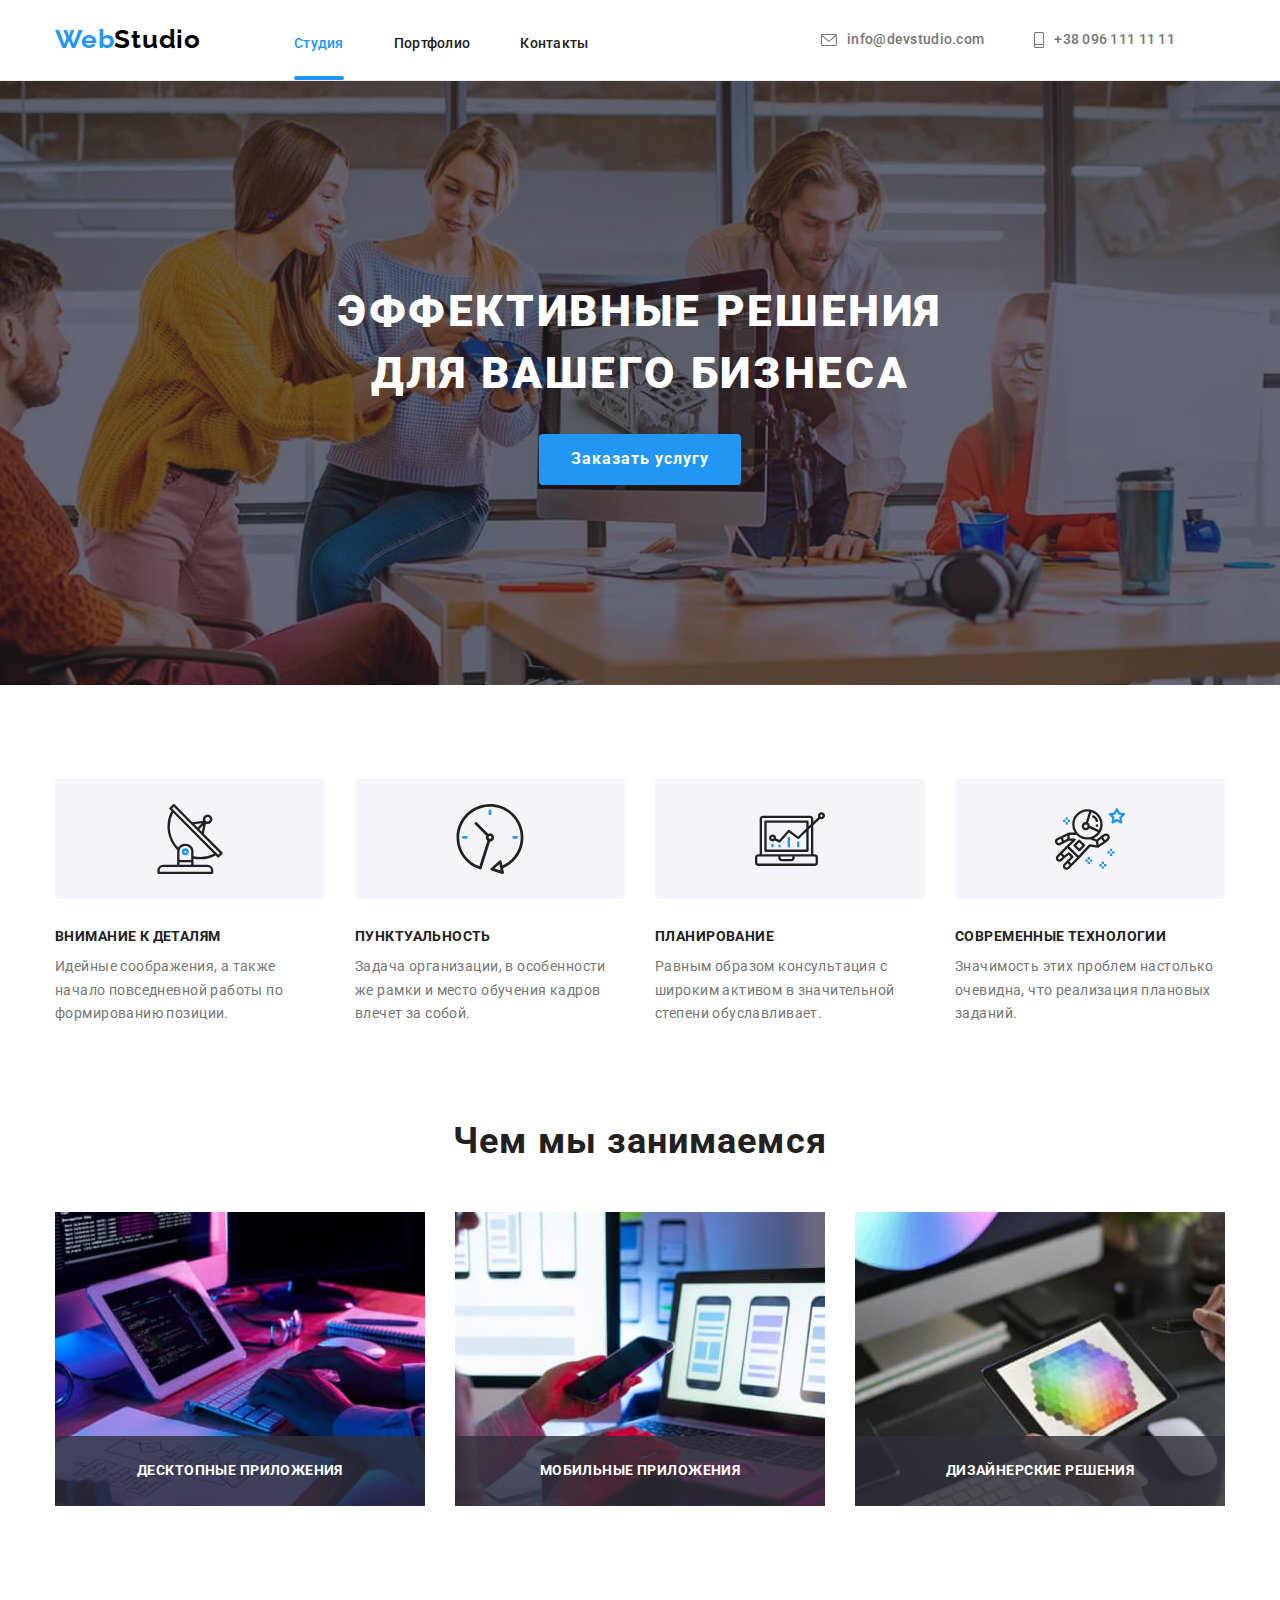
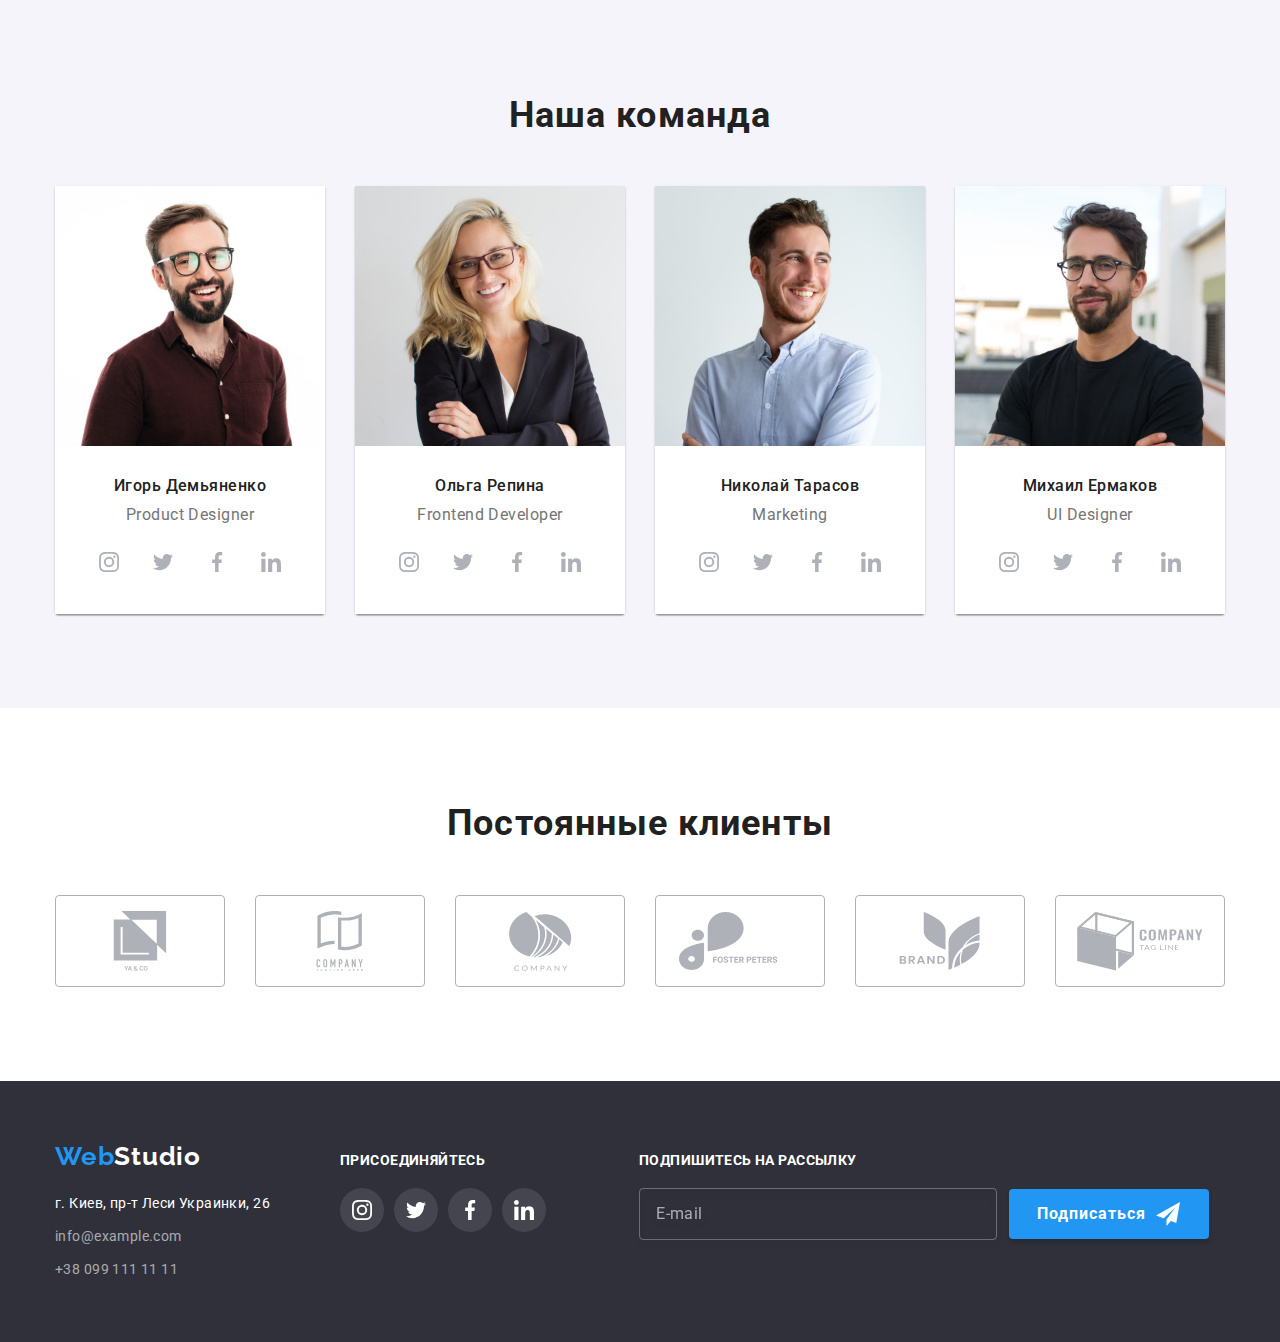
<file: index.html>
<!DOCTYPE html>
<html lang="ru">
<head>
    <meta charset="UTF-8">
    <meta http-equiv="X-UA-Compatible" content="IE=edge">
    <meta name="viewport" content="width=device-width, initial-scale=1.0">
    <title>Домашнее задание #6</title>
    <link 
    href="https://fonts.googleapis.com/css2?family=Raleway:wght@700&family=Roboto:wght@400;500;700;900&display=swap" 
    rel="stylesheet">
    <link rel="stylesheet" href="https://cdn.jsdelivr.net/npm/modern-normalize@1.1.0/modern-normalize.min.css">
    <link rel="stylesheet" href="./css/styles.css">
</head>
<body>
    <header class="head">
        <div class="container head-container">
        <!-- Navigation -->
        <nav class="navigation">
        <a href="" lang="en" class="logo"><span class="logo-web">Web</span>Studio</a>
        <ul class="page-nav list">
            <li class="page-nav-item">
                <a href="./index.html" class="page-nav-link current link">Студия</a>
            </li>
            <li class="page-nav-item">
                <a href="./portfolio.html" class="page-nav-link link">Портфолио</a>
            </li>
            <li class="page-nav-item">
                <a href="" class="page-nav-link link">Контакты</a>
            </li>
        </ul>
        </nav>
        <!-- Contacts -->
        <ul class="head-contacts list">
        <li>
            <a href="mailto:info@devstudio.com" lang="en" class="head-contacts-link link">
                <svg class="head-contacts-item" width="16" height="12">
                <use href="./images/sprite.svg#icon-envelope"></use>
            </svg>info@devstudio.com</a>
        </li>
        <li>
        <a href="tel:+380961111111" class="head-contacts-link link">
            <svg class="head-contacts-item" width="10" height="16">
                <use href="./images/sprite.svg#icon-phone"></use>
            </svg>+38 096 111 11 11</a>
        </li>
        </ul>
        </div>
    </header>
    <main>
        <!-- Hero -->
        <section class="hero">
            <div class="container">
        <h1 class="hero-title">Эффективные решения для вашего бизнеса</h1>
        <button type="button" class="hero-button" data-modal-open>Заказать услугу</button>
        </div>
        </section>
        <!-- Benefits -->
        <section class="benefits section">
            <div class="container">
            <h2 class="title visually-hidden">Преимущества компании</h2>
            <ul class="benefits-icon-list list">
                <li class="benefits-icon-box">
                    <svg class="benefits-icon" width="70" height="70">
                        <use href="./images/sprite.svg#icon-antenna"></use>
                    </svg>
                </li>
                <li class="benefits-icon-box">
                    <svg class="benefits-icon" width="70" height="70">
                        <use href="./images/sprite.svg#icon-clock"></use>
                    </svg>
                </li>
                <li class="benefits-icon-box">
                    <svg class="benefits-icon" width="70" height="70">
                        <use href="./images/sprite.svg#icon-diagram"></use>
                    </svg>
                </li>
                <li class="benefits-icon-box">
                    <svg class="benefits-icon" width="70" height="70">
                        <use href="./images/sprite.svg#icon-astronaut"></use>
                    </svg></li>
            </ul>
            <ul class="benefits-list list">
                <li class="benefits-item">
                    <h3 class="list-title">Внимание к деталям</h3>
                    <p class="list-text">Идейные соображения, а также начало повседневной работы по формированию позиции.</p>
                </li>
                <li class="benefits-item">
                    <h3 class="list-title">Пунктуальность</h3>
                    <p class="list-text">Задача организации, в особенности же рамки и место обучения кадров влечет за собой.</p>
                </li>
                <li class="benefits-item">
                    <h3 class="list-title">Планирование</h3>
                    <p class="list-text">Равным образом консультация с широким активом в значительной степени обуславливает.</p>
                </li>
                <li class="benefits-item">
                    <h3 class="list-title">Современные технологии</h3>
                    <p class="list-text">Значимость этих проблем настолько очевидна, что реализация плановых заданий.</p>
                </li>
            </ul>
            </div>
        </section>
        <!-- What we do -->
        <section class="section">
            <div class="container">
            <h2 class="title">Чем мы занимаемся</h2>
            <ul class="work-list list">
                <li class="work-list-item">
                    <div class="work-list-wrapper">
                    <p class="work-list-article">Десктопные приложения</p>
                    <img src="./images/work/img.jpg" alt="разработка back-end на экране компьютера" width="370" height="294">
                    </div> 
                </li>
                <li class="work-list-item">
                    <div class="work-list-wrapper">
                    <p class="work-list-article">Мобильные приложения</p>
                    <img src="./images/work/img2.jpg" alt="разработка front-end для мобильного приложения" width="370" height="294">
                    </div>
                </li>
                <li class="work-list-item">
                    <div class="work-list-wrapper">
                    <p class="work-list-article">Дизайнерские решения</p>
                    <img src="./images/work/img3.jpg" alt="цветная палитра на экране планшета" width="370" height="294">
                    </div>
                </li>
            </ul>
            </div>
        </section>
        <!-- Team -->
        <section class="employees section">
            <div class="container">
            <h2 class="title">Наша команда</h2>
            <ul class="employees-menu list">
                <li class="emloyee-item">
                    <img src="./images/team/igor.jpg" alt="фото Игоря Демьяненко" width="270">
                    <div class="employee-block">
                    <h3 class="employee-name">Игорь Демьяненко</h3>
                    <p lang="en" class="employee-job">Product Designer</p>
                    <ul class="social-list list">
                        <li class="social-item">
                            <a href="" class="social-link">
                                <svg class="social-icon" width="20" height="20">
                                    <use href="./images/sprite.svg#icon-instagram"></use>
                                </svg>
                            </a>
                        </li>
                        <li class="social-item">
                            <a href="" class="social-link">
                                <svg class="social-icon" width="20" height="20">
                                    <use href="./images/sprite.svg#icon-twitter"></use>
                                </svg>
                            </a>
                        </li>
                        <li class="social-item">
                            <a href="" class="social-link">
                                <svg class="social-icon" width="20" height="20">
                                    <use href="./images/sprite.svg#icon-facebook"></use>
                                </svg>
                            </a>
                        </li>
                        <li class="social-item">
                            <a href="" class="social-link">
                                <svg class="social-icon" width="20" height="20">
                                    <use href="./images/sprite.svg#icon-linkedin"></use>
                                </svg>
                            </a>
                        </li>
                    </ul>
                    </div>
                </li>
                <li class="emloyee-item">
                    <img src="./images/team/olga.jpg" alt="фото Ольги Репиной" width="270">
                    <div class="employee-block">
                    <h3 class="employee-name">Ольга Репина</h3>
                    <p lang="en" class="employee-job">Frontend Developer</p>
                    <ul class="social-list list">
                        <li class="social-item">
                            <a href="" class="social-link">
                                <svg class="social-icon" width="20" height="20">
                                    <use href="./images/sprite.svg#icon-instagram"></use>
                                </svg>
                            </a>
                        </li>
                        <li class="social-item">
                            <a href="" class="social-link">
                                <svg class="social-icon" width="20" height="20">
                                    <use href="./images/sprite.svg#icon-twitter"></use>
                                </svg>
                            </a>
                        </li>
                        <li class="social-item">
                            <a href="" class="social-link">
                                <svg class="social-icon" width="20" height="20">
                                    <use href="./images/sprite.svg#icon-facebook"></use>
                                </svg>
                            </a>
                        </li>
                        <li class="social-item">
                            <a href="" class="social-link">
                                <svg class="social-icon" width="20" height="20">
                                    <use href="./images/sprite.svg#icon-linkedin"></use>
                                </svg>
                            </a>
                        </li>
                    </ul>
                    </div>
                </li>
                <li class="emloyee-item">
                    <img src="./images/team/nikolay.jpg" alt="фото Николая Тарасова" width="270">
                    <div class="employee-block">
                    <h3 class="employee-name">Николай Тарасов</h3>
                    <p lang="en" class="employee-job">Marketing</p>
                    <ul class="social-list list">
                        <li class="social-item">
                            <a href="" class="social-link">
                                <svg class="social-icon" width="20" height="20">
                                    <use href="./images/sprite.svg#icon-instagram"></use>
                                </svg>
                            </a>
                        </li>
                        <li class="social-item">
                            <a href="" class="social-link">
                                <svg class="social-icon" width="20" height="20">
                                    <use href="./images/sprite.svg#icon-twitter"></use>
                                </svg>
                            </a>
                        </li>
                        <li class="social-item">
                            <a href="" class="social-link">
                                <svg class="social-icon" width="20" height="20">
                                    <use href="./images/sprite.svg#icon-facebook"></use>
                                </svg>
                            </a>
                        </li>
                        <li class="social-item">
                            <a href="" class="social-link">
                                <svg class="social-icon" width="20" height="20">
                                    <use href="./images/sprite.svg#icon-linkedin"></use>
                                </svg>
                            </a>
                        </li>
                    </ul>
                    </div>
                </li>
                <li class="emloyee-item">
                    <img src="./images/team/myhail.jpg" alt="фото Михаила Ермакова" width="270">
                    <div class="employee-block">
                    <h3 class="employee-name">Михаил Ермаков</h3>
                    <p lang="en" class="employee-job">UI Designer</p>
                    <ul class="social-list list">
                        <li class="social-item">
                            <a href="" class="social-link">
                                <svg class="social-icon" width="20" height="20">
                                    <use href="./images/sprite.svg#icon-instagram"></use>
                                </svg>
                            </a>
                        </li>
                        <li class="social-item">
                            <a href="" class="social-link">
                                <svg class="social-icon" width="20" height="20">
                                    <use href="./images/sprite.svg#icon-twitter"></use>
                                </svg>
                            </a>
                        </li>
                        <li class="social-item">
                            <a href="" class="social-link">
                                <svg class="social-icon" width="20" height="20">
                                    <use href="./images/sprite.svg#icon-facebook"></use>
                                </svg>
                            </a>
                        </li>
                        <li class="social-item">
                            <a href="" class="social-link">
                                <svg class="social-icon" width="20" height="20">
                                    <use href="./images/sprite.svg#icon-linkedin"></use>
                                </svg>
                            </a>
                        </li>
                    </ul>
                    </div>
                </li>
            </ul>
            </div>
        </section>
        <section class="section">
            <h2 class="title">Постоянные клиенты</h2>
            <ul class="client-list list">
                        <li class="client-item">
                            <a href="" class="client-link link">
                                <svg class="client-icon" width="160" height="60">
                                    <use href="./images/sprite.svg#icon-group1"></use>
                                </svg>
                            </a>
                        </li>
                         <li class="client-item">
                            <a href="" class="client-link link">
                                <svg class="client-icon" width="160" height="60">
                                    <use href="./images/sprite.svg#icon-group2"></use>
                                </svg>
                            </a>
                        </li>
                        <li class="client-item">
                            <a href="" class="client-link link">
                                <svg class="client-icon" width="160" height="60">
                                    <use href="./images/sprite.svg#icon-group3"></use>
                                </svg>
                            </a>
                        </li>
                        <li class="client-item">
                            <a href="" class="client-link link">
                                <svg class="client-icon" width="160" height="60">
                                    <use href="./images/sprite.svg#icon-group4"></use>
                                </svg>
                            </a>
                        </li>
                        <li class="client-item">
                            <a href="" class="client-link link">
                                <svg class="client-icon" width="160" height="60">
                                    <use href="./images/sprite.svg#icon-group5"></use>
                                </svg>
                            </a>
                        </li>
                         <li class="client-item">
                            <a href="" class="client-link link">
                                <svg class="client-icon" width="160" height="60">
                                    <use href="./images/sprite.svg#icon-Object"></use>
                                </svg>
                            </a>
                        </li>
        </section>
    </main>
    <footer class="footer">
       <div class="footer-container container">
        <div>
        <!-- Logo -->
        <a href="" lang="en" class="footer-logo logo"><span class="logo-web">Web</span>Studio</a>
        <!-- Contacts -->
        <address>
        <p class="address">г. Киев, пр-т Леси Украинки, 26</p>
        <ul class="list footer-contacts">
        <li class="footer-contact-item">
        <a href="mailto:info@example.com" lang="en" class="link">info@example.com</a>
        </li>
        <li class="footer-contact-item">
        <a href="tel:+380991111111" class="link">+38 099 111 11 11</a>
        </li>
        </ul>
        </address>
        </div>
        <div class="footer-social-block">
        <p class="footer-article">присоединяйтесь</p>
        <ul class="footer-social-list social-list list">
            <li class="footer-social-item">
                            <a href="" class="footer-social-link social-link">
                                <svg class="footer-social-icon" width="20" height="20">
                                    <use href="./images/sprite.svg#icon-instagram"></use>
                                </svg>
                            </a>
                        </li>
                        <li class="footer-social-item ">
                            <a href="" class="footer-social-link social-link">
                                <svg class="footer-social-icon" width="20" height="20">
                                    <use href="./images/sprite.svg#icon-twitter"></use>
                                </svg>
                            </a>
                        </li>
                        <li class="footer-social-item">
                            <a href="" class="footer-social-link social-link">
                                <svg class="footer-social-icon" width="20" height="20">
                                    <use href="./images/sprite.svg#icon-facebook"></use>
                                </svg>
                            </a>
                        </li>
                        <li class="footer-social-item">
                            <a href="" class="footer-social-link social-link">
                                <svg class="footer-social-icon" width="20" height="20">
                                    <use href="./images/sprite.svg#icon-linkedin"></use>
                                </svg>
                            </a>
                        </li>
        </ul>
        </div>
        <form class="footer-form">
            <p class="footer-article">Подпишитесь на рассылку</p>
            <div class="footer-form-wrapper">
            <input class="footer-form-input" type="email" name="user_email" placeholder="E-mail" required>
            <button type="submit" class="footer-form-button"><span class="form-button-name">Подписаться</span>
                <svg class="footer-form-icon" width="24" height="24">
                    <use href="./images/sprite.svg#icon-icon-send"></use>
                </svg>
            </button>
            </div>
        </form>
        </div>
    </footer>  
    <div class="backdrop is-hidden" data-modal>
      <div class="modal">
        <button type="button" class="modal-close-button" data-modal-close>
            <svg class="modal-close-button-icon">
                <use href="./images/sprite.svg#icon-Vector"></use>
            </svg>
        </button>
        <form class="modal-form">
            <div class="modal-wrappper">
            <p class="modal-form-title">Оставьте свои данные, мы вам перезвоним</p>
            <label class="modal-form-field">
                <span class="modal-form-name">Имя</span>
                <div class="modal-input-wrapper">
                <input class="modal-form-input"
                type="text" name="user_name" 
                required 
                pattern="^[a-zA-Zа-яА-Я]+$"
                minlength="2">
                <svg class="modal-field-icon" width="12" height="12">
                    <use href="./images/sprite.svg#icon-person"></use>
                </svg>
                </div>
            </label>
            <label class="modal-form-field">
                <span class="modal-form-name">Телефон</span>
                <div class="modal-input-wrapper">
                <input class="modal-form-input"
                type="tel" name="user_phone"
                required
                pattern="[0-9]{3}-[0-9]{3}-[0-9]{2}-[0-9]{2}"
                title="xxx-xxx-xx-xx">
                <svg class="modal-field-icon" width="13" height="13">
                    <use href="./images/sprite.svg#icon-call"></use>
                </svg>
               </div>
            </label>
            <label class="modal-form-field">
                <span class="modal-form-name">Почта</span>
                <div class="modal-input-wrapper">
                <input class="modal-form-input"
                type="email" name="user_email" required>
                <svg class="modal-field-icon" width="15" height="12">
                    <use href="./images/sprite.svg#icon-mail"></use>
                </svg>
                </div>
            </label>
            <label class="modal-form-field">
                <span class="modal-form-name">Комментарий</span>
                <textarea name="user_comment" 
                placeholder="Введите текст" 
                class="modal-form-comment"></textarea>
             </label>
             
                <input id="user-policy" 
                type="checkbox" 
                name="user_policy" class="modal-form-check visually-hidden">
                <label for="user-policy" class="modal-form-check-desc">Соглашаюсь с рассылкой и принимаю&nbsp<a href="" class="modal-form-check-link">Условия договора</a></label>
                </div>
            
            <button type="submit" class="modal-form-button">Отправить</button>
            
        </form>
      </div>
    </div>
    <script src="./js/modal.js"></script> 
</body>
</html>
</file>
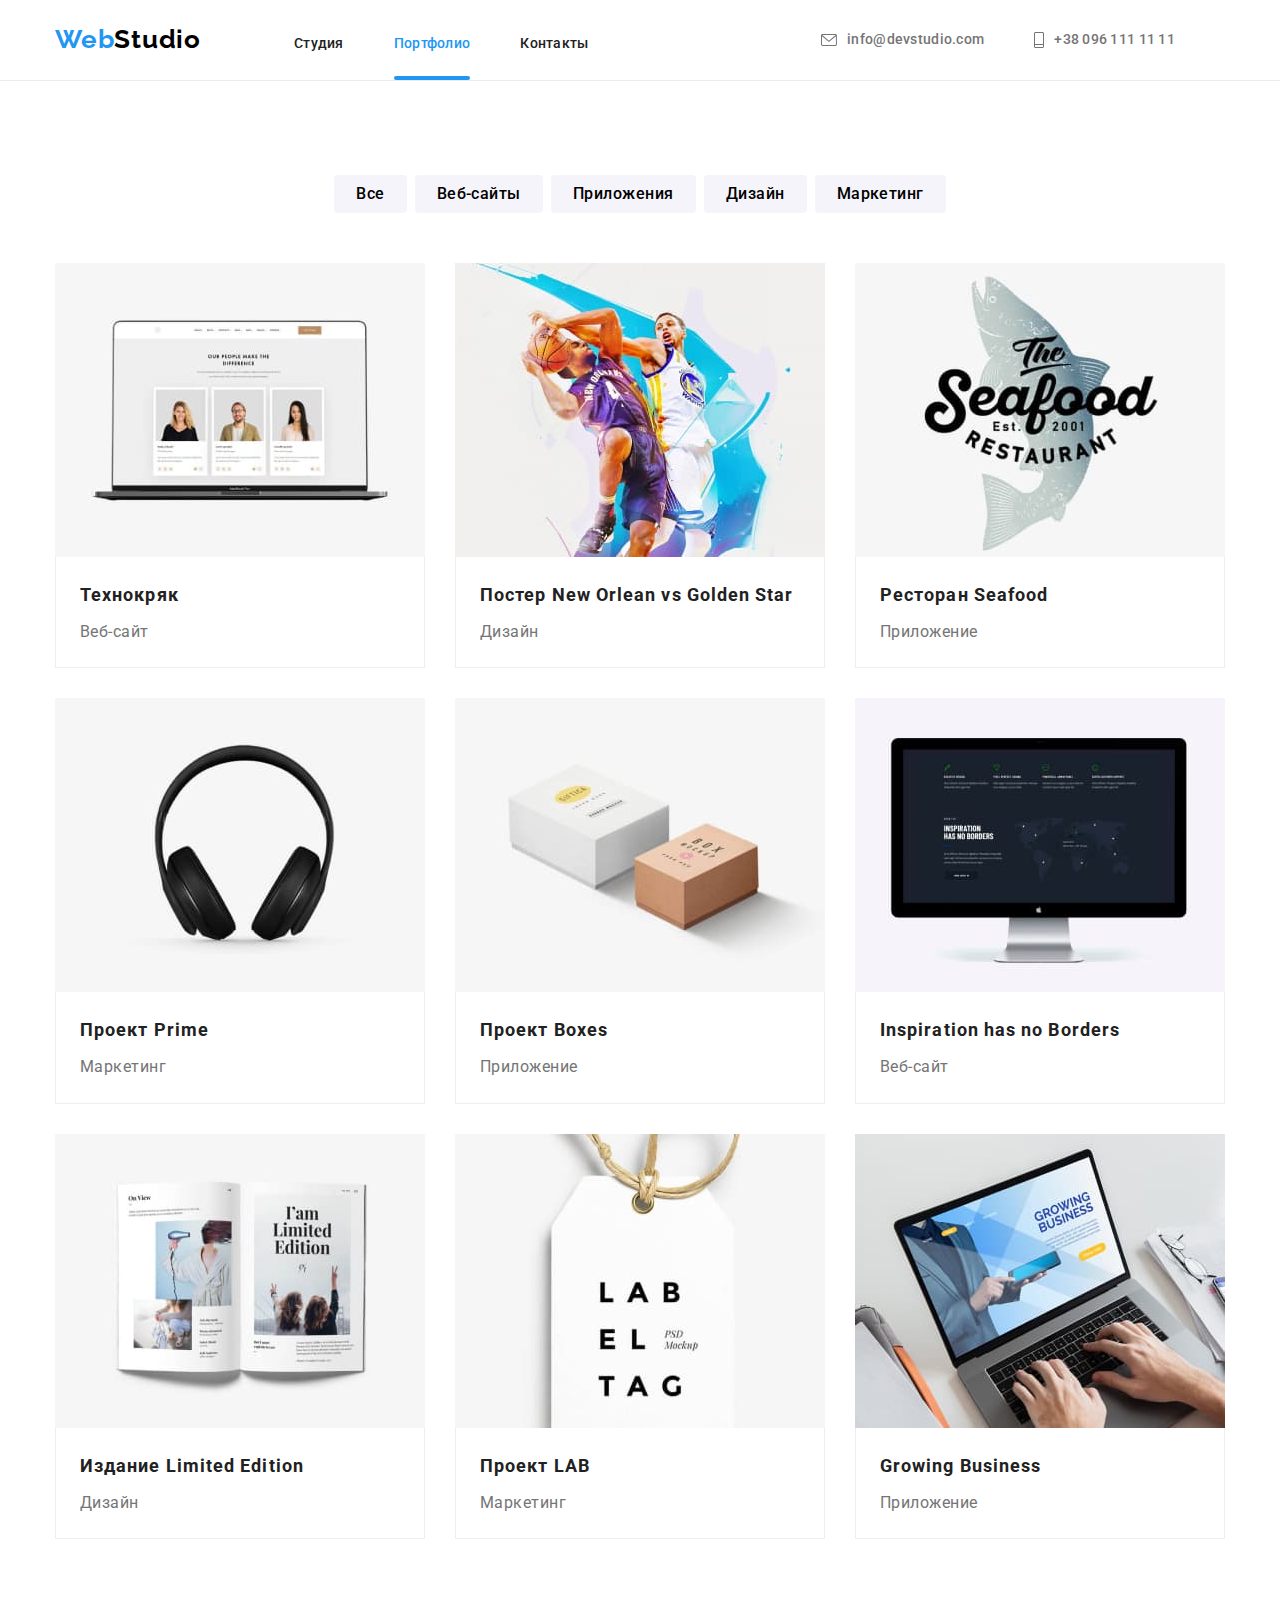
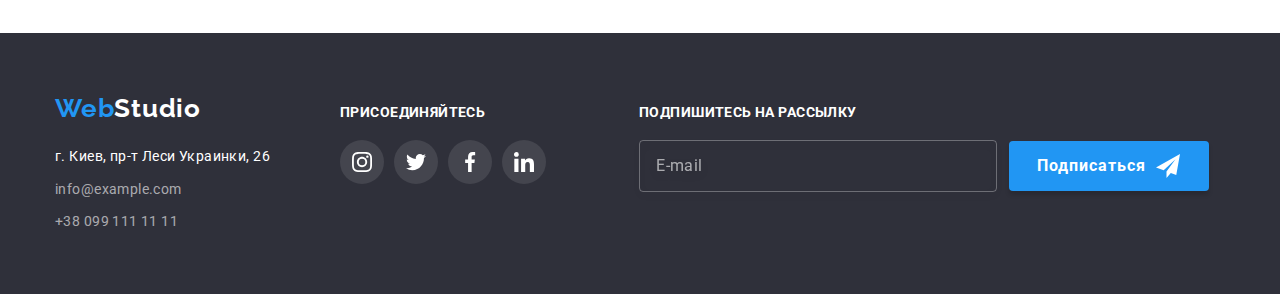
<file: portfolio.html>
<!DOCTYPE html>
<html lang="ru">
<head>
    <meta charset="UTF-8">
    <meta http-equiv="X-UA-Compatible" content="IE=edge">
    <meta name="viewport" content="width=device-width, initial-scale=1.0">
    <title>Домашнее задание #6</title>
    <link 
    href="https://fonts.googleapis.com/css2?family=Raleway:wght@700&family=Roboto:wght@400;500;700;900&display=swap" 
    rel="stylesheet">
    <link rel="stylesheet" href="https://cdn.jsdelivr.net/npm/modern-normalize@1.1.0/modern-normalize.min.css">
    <link rel="stylesheet" href="./css/styles.css">
</head>
<body>
      <header class="head">
        <div class="container head-container">
        <!-- Navigation -->
        <nav class="navigation">
        <a href="" lang="en" class="logo"><span class="logo-web">Web</span>Studio</a>
        <ul class="page-nav list">
            <li class="page-nav-item">
                <a href="./index.html" class="page-nav-link link">Студия</a>
            </li>
            <li class="page-nav-item">
                <a href="./portfolio.html" class="page-nav-link current  link">Портфолио</a>
            </li>
            <li class="page-nav-item">
                <a href="" class="page-nav-link link">Контакты</a>
            </li>
        </ul>
        </nav>
        <!-- Contacts -->
        <ul class="head-contacts list">
        <li>
            <a href="mailto:info@devstudio.com" lang="en" class="head-contacts-link link">
                <svg class="head-contacts-item" width="16" height="12">
                <use href="./images/sprite.svg#icon-envelope"></use>
            </svg>info@devstudio.com</a>
        </li>
        <li>
        <a href="tel:+380961111111" class="head-contacts-link link">
            <svg class="head-contacts-item" width="10" height="16">
                <use href="./images/sprite.svg#icon-phone"></use>
            </svg>+38 096 111 11 11</a>
        </li>
        </ul>
        </div>
    </header>
    <main>
        <!-- Filters -->
        <section class="portfolio section">
            <div class="container">
            <h2 class="title visually-hidden">Портфолио</h2>
            <ul class="filter list">
                <li class="button-filter-item">
                    <button type="button" class="button-filter">Все</button>
                </li>
                <li class="button-filter-item">
                    <button type="button" class="button-filter">Веб-сайты</button>
                </li>
                <li class="button-filter-item">
                     <button type="button" class="button-filter">Приложения</button>
                </li>
                <li class="button-filter-item">
                     <button type="button" class="button-filter">Дизайн</button>
                </li>
                <li class="button-filter-item">
                     <button type="button" class="button-filter">Маркетинг</button>
                </li>
            </ul>
            <ul class="projects list">
                <li class="project-item">
                    <div class="project-item-wrapper">
                    <p class="overlay">
                    Ресурс предлагает комплексные предложения с разным уровнем функционала и сервисов. Все это позволит посетителю получить исчерпывающие сведения о компании или частном лице.
                    </p>
                    <img src="./images/portfolio/techno.jpg" alt="веб-сайт на экране ноутбука" width="370" height="294">
                    </div>
                    <div class="project-article">
                    <h3 class="project-title">Технокряк</h3>
                    <p class="filter-text">Веб-сайт</p>
                    </div>
                </li>
                <li class="project-item">
                    <div class="project-item-wrapper">
                    <p class="overlay">
                    Ресурс предлагает комплексные предложения с разным уровнем функционала и сервисов. Все это позволит посетителю получить исчерпывающие сведения о компании или частном лице.
                    </p>
                    <img src="./images/portfolio/neworlean.jpg" alt="два баскетболиста с мячем" width="370" height="294">
                    </div>
                    <div class="project-article">
                    <h3 class="project-title">Постер New Orlean vs Golden Star</h3>
                    <p class="filter-text">Дизайн</p>
                    </div>
                </li>
                <li class="project-item">
                    <div class="project-item-wrapper">
                    <p class="overlay">
                    Ресурс предлагает комплексные предложения с разным уровнем функционала и сервисов. Все это позволит посетителю получить исчерпывающие сведения о компании или частном лице.
                    </p>
                    <img src="./images/portfolio/seafood.jpg" alt="лого  ресторана" width="370" height="294">
                    </div>
                    <div class="project-article">
                    <h3 class="project-title">Ресторан Seafood</h3>
                    <p class="filter-text">Приложение</p>
                    </div>
                </li>
                <li class="project-item">
                    <div class="project-item-wrapper">
                    <p class="overlay">
                    Ресурс предлагает комплексные предложения с разным уровнем функционала и сервисов. Все это позволит посетителю получить исчерпывающие сведения о компании или частном лице.
                    </p>
                    <img src="./images/portfolio/prime.jpg" alt="наушники" width="370" height="294">
                    </div>
                    <div class="project-article">
                    <h3 class="project-title">Проект Prime</h3>
                    <p class="filter-text">Маркетинг</p>
                    </div>
                </li>
                <li class="project-item">
                    <div class="project-item-wrapper">
                    <p class="overlay">
                    Ресурс предлагает комплексные предложения с разным уровнем функционала и сервисов. Все это позволит посетителю получить исчерпывающие сведения о компании или частном лице.
                    </p>
                    <img src="./images/portfolio/boxes.jpg" alt="две коробки" width="370" height="294">
                    </div>
                    <div class="project-article">
                    <h3 class="project-title">Проект Boxes</h3>
                    <p class="filter-text">Приложение</p>
                    </div>
                </li>
                <li class="project-item">
                    <div class="project-item-wrapper">
                    <p class="overlay">
                    Ресурс предлагает комплексные предложения с разным уровнем функционала и сервисов. Все это позволит посетителю получить исчерпывающие сведения о компании или частном лице.
                    </p>
                    <img src="./images/portfolio/noborders.jpg" alt="веб-сайт на экране компьютера" width="370" height="294">
                    </div>
                    <div class="project-article">
                    <h3 class="project-title">Inspiration has no Borders</h3>
                    <p class="filter-text">Веб-сайт</p>
                    </div>
                </li>
                <li class="project-item">
                    <div class="project-item-wrapper">
                    <p class="overlay">
                    Ресурс предлагает комплексные предложения с разным уровнем функционала и сервисов. Все это позволит посетителю получить исчерпывающие сведения о компании или частном лице.
                    </p>
                    <img src="./images/portfolio/limited.jpg" alt="раскрытый журнал" width="370" height="294">
                    </div>
                    <div class="project-article">
                    <h3 class="project-title">Издание Limited Edition</h3>
                    <p class="filter-text">Дизайн</p>
                    </div>
                </li>
                <li class="project-item">
                    <div class="project-item-wrapper">
                    <p class="overlay">
                    Ресурс предлагает комплексные предложения с разным уровнем функционала и сервисов. Все это позволит посетителю получить исчерпывающие сведения о компании или частном лице.
                    </p>
                    <img src="./images/portfolio/lab.jpg" alt="бирка с лого lab" width="370" height="294">
                    </div>
                    <div class="project-article">
                    <h3 class="project-title">Проект LAB</h3>
                    <p class="filter-text">Маркетинг</p>
                    </div>
                </li>
                <li class="project-item">
                    <div class="project-item-wrapper">
                    <p class="overlay">
                    Ресурс предлагает комплексные предложения с разным уровнем функционала и сервисов. Все это позволит посетителю получить исчерпывающие сведения о компании или частном лице.
                    </p>
                    <img src="./images/portfolio/business.jpg" alt="руки на клавиатуре ноутбука" width="370" height="294">
                    </div>
                    <div class="project-article">
                    <h3 class="project-title">Growing Business</h3>
                    <p class="filter-text">Приложение</p>
                    </div>
                </li>
            </ul>
            </div>
        </section>
    </main>
    <footer class="footer">
       <div class="footer-container container">
        <div>
        <!-- Logo -->
        <a href="" lang="en" class="footer-logo logo"><span class="logo-web">Web</span>Studio</a>
        <!-- Contacts -->
        <address>
        <p class="address">г. Киев, пр-т Леси Украинки, 26</p>
        <ul class="list footer-contacts">
        <li class="footer-contact-item">
        <a href="mailto:info@example.com" lang="en" class="link">info@example.com</a>
        </li>
        <li class="footer-contact-item">
        <a href="tel:+380991111111" class="link">+38 099 111 11 11</a>
        </li>
        </ul>
        </address>
        </div>
        <div class="footer-social-block">
        <p class="footer-article">присоединяйтесь</p>
        <ul class="footer-social-list social-list list">
            <li class="footer-social-item">
                            <a href="" class="footer-social-link social-link">
                                <svg class="footer-social-icon" width="20" height="20">
                                    <use href="./images/sprite.svg#icon-instagram"></use>
                                </svg>
                            </a>
                        </li>
                        <li class="footer-social-item ">
                            <a href="" class="footer-social-link social-link">
                                <svg class="footer-social-icon" width="20" height="20">
                                    <use href="./images/sprite.svg#icon-twitter"></use>
                                </svg>
                            </a>
                        </li>
                        <li class="footer-social-item">
                            <a href="" class="footer-social-link social-link">
                                <svg class="footer-social-icon" width="20" height="20">
                                    <use href="./images/sprite.svg#icon-facebook"></use>
                                </svg>
                            </a>
                        </li>
                        <li class="footer-social-item">
                            <a href="" class="footer-social-link social-link">
                                <svg class="footer-social-icon" width="20" height="20">
                                    <use href="./images/sprite.svg#icon-linkedin"></use>
                                </svg>
                            </a>
                        </li>
        </ul>
        </div>
        <form class="footer-form">
            <p class="footer-article">Подпишитесь на рассылку</p>
            <div class="footer-form-wrapper">
            <input class="footer-form-input" type="email" name="user_email" placeholder="E-mail" required>
            <button type="submit" class="footer-form-button"><span class="form-button-name">Подписаться</span>
                <svg class="footer-form-icon" width="24" height="24">
                    <use href="./images/sprite.svg#icon-icon-send"></use>
                </svg>
            </button>
            </div>
        </form>
        </div>
    </footer>  
        </div>
    </footer> 
    <script src="./js/modal.js"></script>
</body>
</html>
</file>
<file: css/styles.css>
:root {
    --main-title-color: #212121;
    --main-text-color: #757575;
    --accent-color: #2196F3;
    --main-white-color: #FFFFFF;
    --secondary-background-color: #F5F4FA;
    --footer-background-color: #2F303A;
    --header-logo-color: #000000;
    --footer-contact-color: rgba(255, 255, 255, 0.6);
    --icon-color:#AFB1B8;
    --transition-dur-and-func: 250ms cubic-bezier(0.4, 0, 0.2, 1);
}
body {
    font-family: Roboto, sans-serif;
    background-color: var(--main-white-color);
    color: var(--main-title-color);
}
/*Сброс*/
h1, h2, h3, h4, p {
    margin-top: 0;
    margin-bottom: 0;
}
ul {
    margin-top: 0;
    margin-bottom: 0;
    padding-left: 0;
}
img {
    display: block;
}
button {
    cursor: pointer;
}
.list {
    list-style: none;
}
.link {
    text-decoration: none;
}
address { 
    font-style: normal;
}
.container {
    max-width: 1200px;
    margin-left: auto;
    margin-right: auto;
    padding-left: 15px;
    padding-right: 15px;
}
.section {
    padding-top: 94px;
    padding-bottom: 94px;
    padding-left: auto;
    padding-right: auto;
}
.visually-hidden {
    position: absolute;
    width: 1px;
    height: 1px;
    margin: -1px;
    padding: 0;
    overflow: hidden;
    border: 0;
    clip: rect(0 0 0 0);
}
/* Логотип */
.head {
    border-bottom: 1px solid #ECECEC;
}
.head-container {
    display: flex;
    align-items: center;
}
.navigation {
    display: flex;
    align-items: baseline;
}
.page-nav {
    display: flex;
    align-items: center;
}

.page-nav-item:not(:last-child) {
    margin-right: 50px;
}
.navigation .logo {
    color: var(--header-logo-color);
    margin-right: 93px;
    padding-top: 24px;
    padding-bottom: 25px;
}
.logo {
    font-family: Raleway, sans-serif;
    font-weight: 700;
    font-size: 26px;
    line-height: 1.2;
    letter-spacing: 0.03em;
    text-decoration: none;
}
.logo-web {
    color: var(--accent-color);
}
.footer .logo {
    color: var(--main-white-color);
}
/* Списки, ссылки*/
.head-contacts  { 
    display: flex;
    align-items: center;
    margin-left: auto;
}
.head-contacts-link {
    color: var(--main-text-color);
    margin-right: 50px;
    display: flex;
    justify-content: center;
    align-items: center;
    gap: 10px;
    transition: color var(--transition-dur-and-func);
}
.head-contacts-item {
    fill: currentColor;
    transition: fill var(--transition-dur-and-func);
}
.head-contacts-item:hover,
.head-contacts-item:focus {
    fill: currentColor;
}
.link:hover,
.link:focus {
    color: var(--accent-color);
}
.page-nav-link{
    font-weight: 500;
    font-size: 14px;
    line-height: 1.14;
    letter-spacing: 0.02em;
    color: var(--main-title-color);
    position: relative;
    transition: color var(--transition-dur-and-func);
}
.current::after
  { position: absolute;
    display: block;
    content: "";
    left: 0;
    bottom: 0;
    width: 100%;
    height: 4px;
    border-radius: 2px;
    background-color: var(--accent-color);
    transition: background-color var(--transition-dur-and-func);
    bottom: -29px;
}
.current {
    color: var(--accent-color);
}
.page-nav-link.current:hover::after{
    background-color: var(--accent-color);
}

.navigation .list {
    font-weight: 500;
    font-size: 14px;
    line-height: 1.14;
    letter-spacing: 0.02em;
}
.head-contacts  {
   font-weight: 500;
   font-size: 14px;
   line-height: 1.14;
   letter-spacing: 0.02em;
}

/*Студия*/
/*Герой*/
.hero {
    background-color: #C4C4C4;
    background-image: linear-gradient(rgba(47, 48, 58, 0.4), rgba(47, 48, 58, 0.4)), url(../images/background/back-photo.jpg);
    background-size: cover;
    background-position: center;
    padding-top: 200px;
    padding-bottom: 200px;
}
.hero-title {
    color: var(--main-white-color);
    font-weight: 900;
    font-size: 44px;
    line-height: 1.4;
    text-align: center;
    letter-spacing: 0.06em;
    text-transform: uppercase;
    max-width: 696px;
   margin-left: auto;
   margin-right: auto;
}
.hero-button {
    font-family: Roboto, sans-serif;
    background-color: var(--accent-color);
    color: var(--main-white-color);
    font-weight: 700;
    font-size: 16px;
    line-height: 1.9;
    display: flex;
    align-items: center;
    text-align: center;
    letter-spacing: 0.06em;
    margin-top: 30px;
    margin-left: auto;
   margin-right: auto;
   padding: 10px 32px;
   min-width: 200px;
   border-style: none;
   border-radius: 4px;
   transition: color var(--transition-dur-and-func), background-color var(--transition-dur-and-func);
}
.hero-button:hover,
.hero-button:focus {
    background-color: var(--main-white-color);
    color: var(--accent-color);
    
}
/*Преимущества*/
.benefits {
padding-bottom: 0;
}
.benefits-list {
    display: flex;
    align-items: center;
    gap: 30px;
}
.benefits-icon-list{
   display: flex;
   align-items: center; 
   gap: 30px;
   margin-bottom: 30px;
}
.benefits-item {
    width: 270px;
}

.benefits-icon-box{
    width: 270px;
    height: 120px;
    border-radius: 4px;
    background-color: var(--secondary-background-color);
    display: flex;
    justify-content: center;
    align-items: center;
}
.benefits .list-title {
font-size: 14px;
line-height: 1.14;
letter-spacing: 0.03em;
text-transform: uppercase;
margin-bottom: 10px;
}
.benefits .list-text {
    color: var(--main-text-color);
    font-size: 14px;
    line-height: 1.7;
    letter-spacing: 0.03em;
}
.benefits-icon{
    background-size: 270px 120px;
    background-color: #F5F4FA;
    border-radius: 4px;
}

/*Чем занимаются*/
.work-list {
    display: flex;
    justify-content: space-between;
    align-items: center;
    gap: 30px;
}
.work-list-wrapper {
    position: relative;
}

.work-list-article {
 padding-top: 27px;
 padding-bottom: 27px;
font-weight: 700;
font-size: 14px;
line-height: 1.14;
text-align: center;
letter-spacing: 0.03em;
text-transform: uppercase;
color: var(--main-white-color);
background: rgba(47, 48, 58, 0.8);
position: absolute;
bottom: 0;
overflow: auto;
width: 100%;
height: 70px;
}

/*Команда*/
.employees {
 background-color: var(--secondary-background-color);
}
.title{
    font-weight: 700;
    font-size: 36px;
    line-height: 1.17;
    text-align: center;
    letter-spacing: 0.03em;
    margin-bottom: 50px;
}
.employees-menu {
    display: flex;
    align-items: center;
    flex-wrap: wrap;
}
.emloyee-item:not(:nth-child(4n)) {
   margin-right: 30px; 
}
.emloyee-item {
    box-shadow: 0px 1px 3px rgba(0, 0, 0, 0.12), 
    0px 1px 1px rgba(0, 0, 0, 0.14), 
    0px 2px 1px rgba(0, 0, 0, 0.2);
    border-radius: 0px 0px 4px 4px;
    width: calc((100% - 90px) / 4);
}
.employee-block {
    padding-top: 30px;
    padding-bottom: 30px;
    background-color: var(--main-white-color);
}
.employee-name {
   font-weight: 500;
   font-size: 16px;
   line-height: 1.19;
   text-align: center;
   letter-spacing: 0.03em;
}
.employee-job {
    color: var(--main-text-color);
    font-size: 16px;
    line-height: 1.19;
    text-align: center;
    letter-spacing: 0.03em;
    margin-top: 10px;
}
.social-list {
 display: flex;
 justify-content: center;
 gap: 10px;
 margin-top: 16px;
}
.social-link {
    width: 44px;
    height: 44px;
    border-radius: 50%;
    background-color: var(--main-white-color);
    display: flex;
    justify-content: center;
    align-items: center;
    transition: background-color var(--transition-dur-and-func);
}
.social-link:hover,
.social-link:focus{
    background-color: var(--accent-color);
}
.social-icon {
    fill: #AFB1B8;
    transition: fill var(--transition-dur-and-func);
}
.social-link:hover .social-icon,
.social-link:focus .social-icon {
    fill: var(--main-white-color);
}
/*Клиенты*/
.client-list {
 display: flex;
 justify-content: center;
 flex-wrap: wrap;
 gap: 30px;
}
.client-link{
    width: 170px;
    height: 92px;
    background-color: var(--main-white-color);
    border: 1px solid #AFB1B8;
    border-radius: 4px;
    display: flex;
    justify-content: center;
    align-items: center;
    color: #AFB1B8;
    transition: border var(--transition-dur-and-func);
}
.client-link:hover,
.client-link:focus {
    border: 1px solid #2196F3;
}
.client-icon {
    fill: currentColor;
    transition: fill var(--transition-dur-and-func);
}
.client-icon:hover,
.client-icon:focus {
    fill: var(--accent-color);
}
/*Футтер*/
.footer {
    background-color: var(--footer-background-color);
    font-size: 14px;
    line-height: 1.7;
    letter-spacing: 0.03em;
    padding-top: 60px;
    padding-bottom: 60px;
}
.footer-container {
display: flex;
align-items: baseline;
}
.address {
    margin-top: 20px;
}
.footer-contacts,
.address {
    color: var(--main-white-color); 
}
.footer .link {
    color: var(--footer-contact-color);
}
.footer-contact-item {
    margin-top: 9px;
}
.footer-social-block {
    margin-left: 70px;
    margin-right: 93px;
}
.footer-article {
    font-weight: 700;
    font-size: 14px;
    line-height: 1.17;
    letter-spacing: 0.03em;
    text-transform: uppercase;
    color: var(--main-white-color);
    margin-bottom: 20px;
}
.footer-form-wrapper {
    display: flex;
    align-items: center;
}
.footer-social-link {
    background: rgba(255, 255, 255, 0.1);
}
.footer-social-icon {
    fill: var(--main-white-color);
}
.footer-form-input {
border: 1px solid rgba(255, 255, 255, 0.3);
filter: drop-shadow(0px 4px 4px rgba(0, 0, 0, 0.15));
border-radius: 4px;
font-weight: 400;
font-size: 16px;
line-height: 1.25;
letter-spacing: 0.03em;
color: var(--main-white-color);
background-color: transparent;
padding-left: 16px;
padding-top: 15px;
padding-bottom: 15px;
width: 358px;
}
.footer-form-input::placeholder {
color: rgba(255, 255, 255, 0.6);
}
.footer-form-button {
font-family: Roboto, sans-serif;
font-weight: 700;
font-size: 16px;
line-height: 1.88;
display: flex;
align-items: center;
text-align: center;
letter-spacing: 0.06em;
color: var(--main-white-color);
background: var(--accent-color);
padding: 10px 28px;
margin-left: 12px;
margin-right: 0;
box-shadow: 0px 4px 4px rgba(0, 0, 0, 0.15);
border-radius: 4px;
border-style: none;
min-width: 200px;
transition: color var(--transition-dur-and-func), background-color var(--transition-dur-and-func);
}
.footer-form-button:hover,
.footer-form-button:focus {
    background-color: var(--main-white-color);
    color: var(--accent-color);  
}
.form-button-name {
    display: block;
    margin-right: 10px;
}
.footer-form-icon {
    fill: currentColor;
    transition: fill var(--transition-dur-and-func);
}
.footer-form:hover,
.footer-form:focus {
    fill: var(--accent-color);
}
/*Портфолио*/
.filter {
    display: flex;
    align-items: center;
    justify-content: center;
    margin-bottom: 50px;
}
.button-filter-item:not(:last-child) {
    margin-right: 8px;
}
.button-filter {
    font-family: Roboto, sans-serif;
    background-color: var(--secondary-background-color);
    font-weight: 500;
    font-size: 16px;
    line-height: 1.6;
    text-align: center;
    letter-spacing: 0.03em;
    border-style: none;
    border-radius: 4px;
    padding: 6px 22px;
    transition-property: background-color, color, box-shadow;
    transition: color var(--transition-dur-and-func), background-color var(--transition-dur-and-func);
}
.button-filter:hover,
.button-filter:focus {
    background-color: var(--accent-color);
    color: var(--main-white-color);
    box-shadow: 0px 3px 1px rgba(0, 0, 0, 0.1), 0px 1px 2px rgba(0, 0, 0, 0.08), 0px 2px 2px rgba(0, 0, 0, 0.12);

}
.projects {
    display: flex;
    flex-wrap: wrap;
}
.project-article {
    padding: 20px 24px;
    border-bottom: 1px solid #EEEEEE;
    border-left: 1px solid #EEEEEE;
    border-right: 1px solid #EEEEEE;
}
.project-item:not(:nth-child(3n)) {
    margin-right: 30px;
}
.project-item:not(:nth-last-child(-n+3)) {
    margin-bottom: 30px;
}
.project-item {
    width: calc((100% - 60px) / 3);
    transition: box-shadow var(--transition-dur-and-func);
}
.project-item:hover {
box-shadow: 0px 1px 1px rgba(0, 0, 0, 0.12), 0px 4px 4px rgba(0, 0, 0, 0.06), 1px 4px 6px rgba(0, 0, 0, 0.16);
cursor: pointer;
}
.project-item:hover .overlay {
    transform: translate(0, 0);
    cursor: pointer;
}
.project-item-wrapper {
    position: relative;
    display: block;
    overflow: hidden;
}
.overlay {
font-size: 18px;
line-height: 1.56;
letter-spacing: 0.03em;
color: var(--main-white-color);
background: rgba(33, 150, 243, 0.9);
padding: 63px 24px;
color: var(--main-white-color);
position: absolute;
overflow: auto;
width: 100%;
height: 100%;
transition: transform var(--transition-dur-and-func) ;
transform: translate(0, 100%);
}
.project-title {
    font-size: 18px;
    line-height: 2;
    letter-spacing: 0.06em;
    margin-bottom: 4px;
}
.filter-text {
    color: var(--main-text-color);
    font-size: 16px;
    line-height: 1.9;
    letter-spacing: 0.03em;
}

/* Модальное окно */
.backdrop {
    position: fixed;
    top: 0;
    left: 0;
    width: 100%;
    height: 100%;
    background-color: rgba(0, 0, 0, 0.2);
    transition: opacity var(--transition-dur-and-func), visibility var(--transition-dur-and-func);
}
.backdrop.is-hidden {
    opacity: 0;
    visibility: hidden;
    pointer-events: none;
}
.modal {
    position: absolute;
    top: 50%;
    left: 50%;
    transform: translate(-50%, -50%);
    width: 528px;
    height: 581px;
    background: var(--main-white-color);
    box-shadow: 0px 1px 3px rgba(0, 0, 0, 0.12), 0px 1px 1px rgba(0, 0, 0, 0.14), 0px 2px 1px rgba(0, 0, 0, 0.2);
    border-radius: 4px;
}
.modal-close-button{
    position: absolute;
    top: 8px;
    right: 8px;
    background-color: transparent;
    border: 1px solid rgba(0, 0, 0, 0.1);
    border-radius: 50%;
    width: 30px;
    height: 30px;
}
.modal-close-button-icon {
    width: 11px;
    height: 11px;
   transition: fill var(--transition-dur-and-func); 
}
.modal-close-button:hover .modal-close-button-icon,
.modal-close-button:focus .modal-close-button-icon {
    fill: var(--accent-color);
}
.modal-form {
    display: flex;
    flex-direction: column;
    align-items: center;
    padding: 40px;
}
.modal-wrapper {
    display: flex;
    flex-direction: column;
    padding: 0;
}
.modal-form-title {
font-weight: 700;
font-size: 20px;
line-height: 1.15;
text-align: center;
letter-spacing: 0.03em;
color: var(--main-title-color);
margin-bottom: 12px;
}
.modal-form-name {
font-weight: 400;
font-size: 12px;
line-height: 1.17;
letter-spacing: 0.01em;
color: var(--main-text-color);
display: block;
margin-bottom: 4px;
}
.modal-form-field {
    display: block;
}
.modal-form-field:not(:first-child) {
    margin-top: 10px;
}
.modal-input-wrapper {
    position: relative;
}
.modal-form-input {
width: 100%;
height: 40px;
border: 1px solid rgba(33, 33, 33, 0.2);
border-radius: 4px;
padding-left: 42px;
background-color: transparent;
transition: border var(--transition-dur-and-func);
}
.modal-form-input:hover {
   cursor: pointer; 
}
.modal-form-input:focus {
outline: none;
border: 1px solid var(--accent-color);
border-radius: 4px;
cursor: pointer;
}
.modal-field-icon {
position: absolute;
top: 50%;
transform: translate(0, -50%);
left: 12px;
fill: var(--main-title-color);
transition: fill var(--transition-dur-and-func);
}
.modal-form-input:focus + .modal-field-icon {
    fill: var(--accent-color);
}
.modal-form-comment {
font-weight: 400;
font-size: 12px;
line-height: 14px;
letter-spacing: 0.01em;
width: 100%;
height: 120px;
padding: 12px 16px;
border: 1px solid rgba(33, 33, 33, 0.2);
border-radius: 4px;
resize: none;
transition: border var(--transition-dur-and-func);
}
.modal-form-comment::placeholder {
color: rgba(117, 117, 117, 0.5);;
}
.modal-form-comment:hover {
   cursor: pointer; 
}
.modal-form-comment:focus {
outline: none;
border: 1px solid var(--accent-color);
border-radius: 4px;
cursor: pointer;
}
.modal-form-button {
font-family: Roboto, sans-serif;
font-weight: 700;
font-size: 16px;
line-height: 1.88;
display: flex;
align-items: center;
text-align: center;
letter-spacing: 0.06em;
color: var(--main-white-color);
background: var(--accent-color);
padding: 10px 55px;
margin-top: 30px;
box-shadow: 0px 4px 4px rgba(0, 0, 0, 0.15);
border-radius: 4px;
border-style: none;
min-width: 200px;
transition: color var(--transition-dur-and-func), background-color var(--transition-dur-and-func);
}

.modal-form-check-desc {
font-weight: 400;
font-size: 14px;
line-height: 1.71;
letter-spacing: 0.03em;
color: var(--main-text-color);
margin-top: 20px;
display: flex;
align-items: center;
justify-content: center;
}
.modal-form-check-desc::before {
display: block;
width: 16px;
height: 15px;
margin-right: 7px;
border: 2px solid var(--main-title-color);
border-radius: 2px;
background-color: transparent;
content: "";
cursor: pointer;
transition: border var(--transition-dur-and-func);
}
.modal-form-check:checked + .modal-form-check-desc::before {
    background-image: url(../images/sprite/check.svg);
    display: block;
    width: 16px;
    height: 15px;
    border-style: none;
    transition: background-image var(--transition-dur-and-func);
}
.modal-form-check-link {
    color: var(--accent-color);
}
</file>
